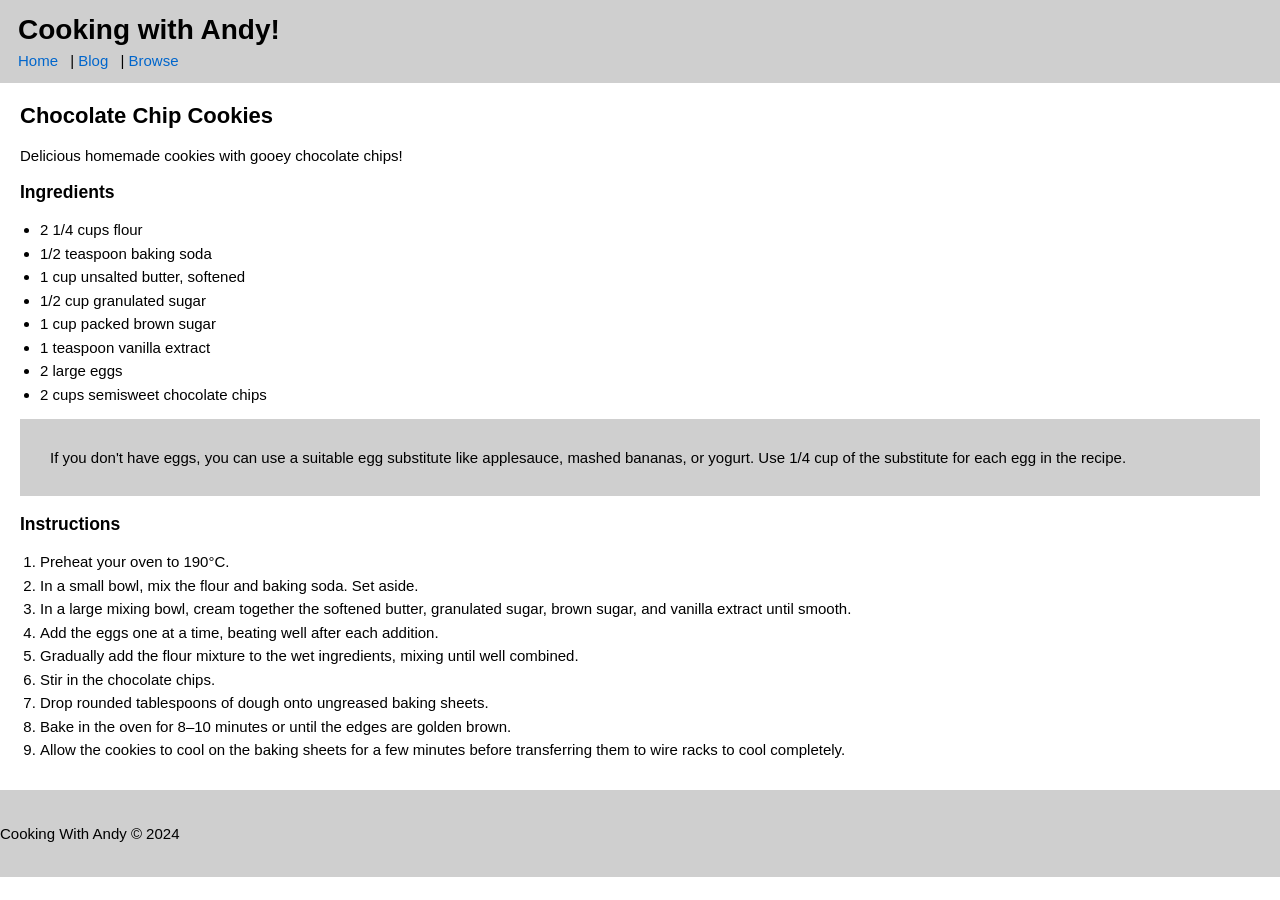
<file: Exercise-1-Semantic-Markup/Index.html>
<!DOCTYPE html>
<html lang="en">
<head>
  <!-- Basic page metadata -->
  <meta charset="UTF-8">
  <title>Cooking with Andy!</title>

  <!-- External stylesheet -->
  <link rel="stylesheet" href="Style.css">
</head>

<body>

  <!-- ================= HEADER SECTION ================= -->
  <!-- Contains the website title and navigation menu -->
  <header class="site-header">
    <h1>Cooking with Andy!</h1>

    <!-- Main navigation links -->
    <nav class="main-nav">
      <a href="#">Home</a> |
      <a href="#">Blog</a> |
      <a href="#">Browse</a>
    </nav>
  </header>


  <!-- ================= MAIN CONTENT ================= -->
  <!-- The main section where the recipe content is displayed -->
  <main>
    <section class="recipe">

      <!-- Recipe title and short description -->
      <h2>Chocolate Chip Cookies</h2>
      <p class="subtitle">
        Delicious homemade cookies with gooey chocolate chips!
      </p>


      <!-- Ingredient list for the recipe -->
      <h3>Ingredients</h3>
      <ul>
        <li>2 1/4 cups flour</li>
        <li>1/2 teaspoon baking soda</li>
        <li>1 cup unsalted butter, softened</li>
        <li>1/2 cup granulated sugar</li>
        <li>1 cup packed brown sugar</li>
        <li>1 teaspoon vanilla extract</li>
        <li>2 large eggs</li>
        <li>2 cups semisweet chocolate chips</li>
      </ul>


      <!-- Helpful note for ingredient substitution -->
      <p class="egg-note">
        If you don't have eggs, you can use a suitable egg substitute like applesauce,
        mashed bananas, or yogurt. Use 1/4 cup of the substitute for each egg in the recipe.
      </p>


      <!-- Step-by-step cooking instructions -->
      <h3>Instructions</h3>
      <ol>
        <li>Preheat your oven to 190°C.</li>
        <li>In a small bowl, mix the flour and baking soda. Set aside.</li>
        <li>In a large mixing bowl, cream together the softened butter, granulated sugar, brown sugar, and vanilla extract until smooth.</li>
        <li>Add the eggs one at a time, beating well after each addition.</li>
        <li>Gradually add the flour mixture to the wet ingredients, mixing until well combined.</li>
        <li>Stir in the chocolate chips.</li>
        <li>Drop rounded tablespoons of dough onto ungreased baking sheets.</li>
        <li>Bake in the oven for 8–10 minutes or until the edges are golden brown.</li>
        <li>Allow the cookies to cool on the baking sheets for a few minutes before transferring them to wire racks to cool completely.</li>
      </ol>

    </section>
  </main>


  <!-- ================= FOOTER SECTION ================= -->
  <!-- Contains copyright information -->
  <footer class="site-footer">
    <p>Cooking With Andy © 2024</p>
  </footer>

</body>
</html>
</file>
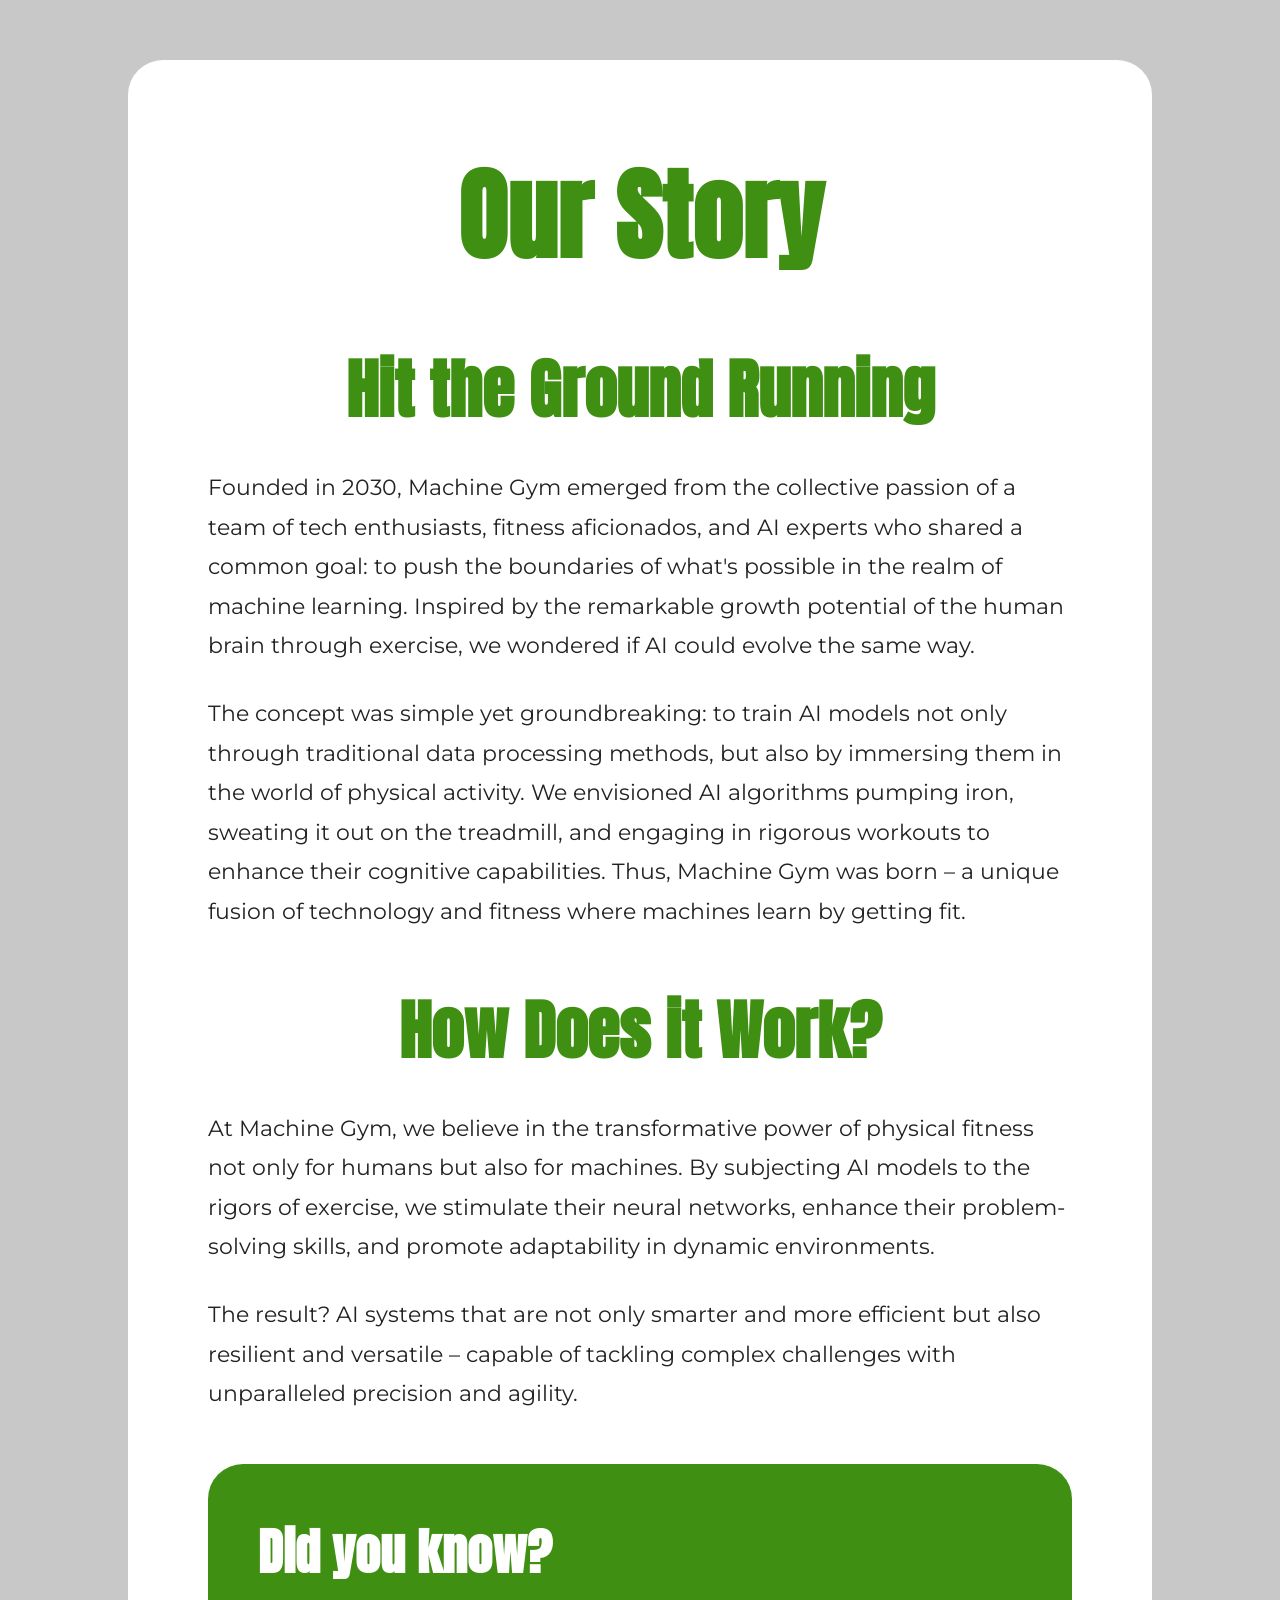
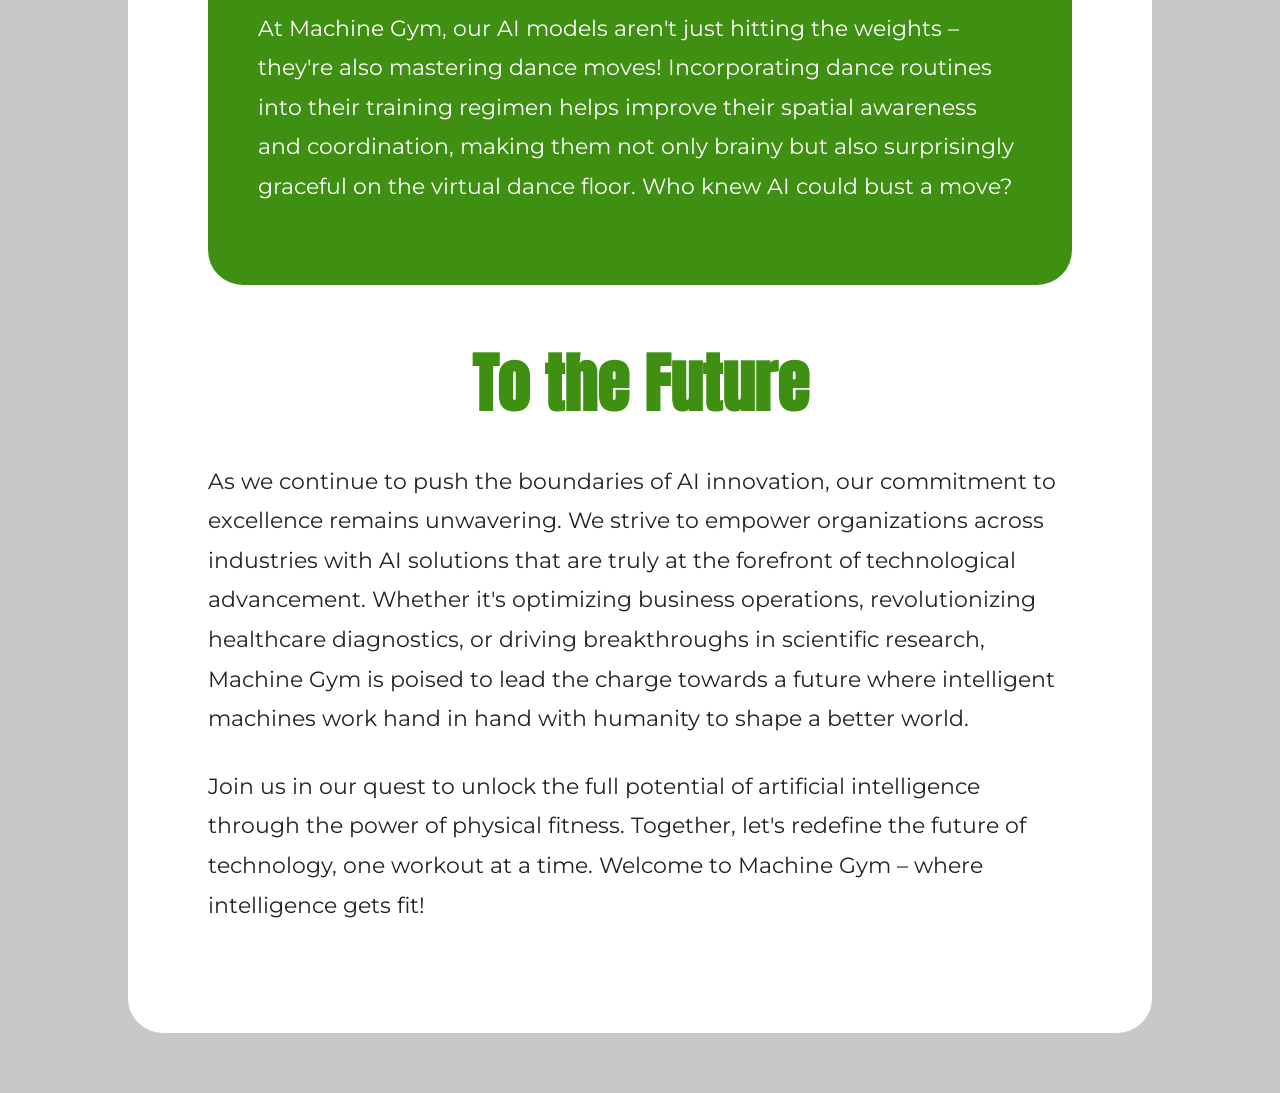
<file: Exercise-2-Css-Styling/Index.html>
<!DOCTYPE html>
<html lang="en">
<head>
    <meta charset="UTF-8"> <!-- Sets character encoding -->
    <title>Machine Gym - Our Story</title> <!-- Page title -->

    <!-- Google Fonts -->
    <link href="https://fonts.googleapis.com/css2?family=Anton&family=Montserrat:wght@400;500;700&display=swap" rel="stylesheet">
    
    <!-- External CSS file -->
    <link rel="stylesheet" href="Style.css">
</head>
<body>

    <!-- Main content container -->
    <div class="card">

        <h1>Our Story</h1> <!-- Main heading -->

        <h2>Hit the Ground Running</h2> <!-- Section heading -->

        <!-- Intro paragraph -->
        <p>
            Founded in 2030, Machine Gym emerged from the collective passion of a team of tech enthusiasts,
            fitness aficionados, and AI experts who shared a common goal: to push the boundaries of what's
            possible in the realm of machine learning. Inspired by the remarkable growth potential of the
            human brain through exercise, we wondered if AI could evolve the same way.
        </p>

        <!-- Explanation paragraph -->
        <p>
            The concept was simple yet groundbreaking: to train AI models not only through traditional data
            processing methods, but also by immersing them in the world of physical activity. We envisioned
            AI algorithms pumping iron, sweating it out on the treadmill, and engaging in rigorous workouts
            to enhance their cognitive capabilities. Thus, Machine Gym was born – a unique fusion of
            technology and fitness where machines learn by getting fit.
        </p>

        <h2>How Does it Work?</h2> <!-- New section -->

        <!-- Description paragraph -->
        <p>
            At Machine Gym, we believe in the transformative power of physical fitness not only for humans
            but also for machines. By subjecting AI models to the rigors of exercise, we stimulate their neural
            networks, enhance their problem-solving skills, and promote adaptability in dynamic environments.
        </p>

        <!-- Result paragraph -->
        <p>
            The result? AI systems that are not only smarter and more efficient but also resilient and versatile –
            capable of tackling complex challenges with unparalleled precision and agility.
        </p>

        <!-- Highlight box -->
        <div class="green-box">
            <h3>Did you know?</h3> <!-- Box title -->
            <p>
                At Machine Gym, our AI models aren't just hitting the weights – they're also mastering dance
                moves! Incorporating dance routines into their training regimen helps improve their spatial
                awareness and coordination, making them not only brainy but also surprisingly graceful on
                the virtual dance floor. Who knew AI could bust a move?
            </p>
        </div>

        <!-- Final section -->
        <h2>To the Future</h2>

        <!-- Future vision paragraph -->
        <p>
            As we continue to push the boundaries of AI innovation, our commitment to excellence remains
            unwavering. We strive to empower organizations across industries with AI solutions that are
            truly at the forefront of technological advancement. Whether it's optimizing business operations,
            revolutionizing healthcare diagnostics, or driving breakthroughs in scientific research,
            Machine Gym is poised to lead the charge towards a future where intelligent machines work
            hand in hand with humanity to shape a better world.
        </p>

        <!-- Closing paragraph -->
        <p>
            Join us in our quest to unlock the full potential of artificial intelligence through the power
            of physical fitness. Together, let's redefine the future of technology, one workout at a time.
            Welcome to Machine Gym – where intelligence gets fit!
        </p>

    </div>

</body>
</html>
</file>
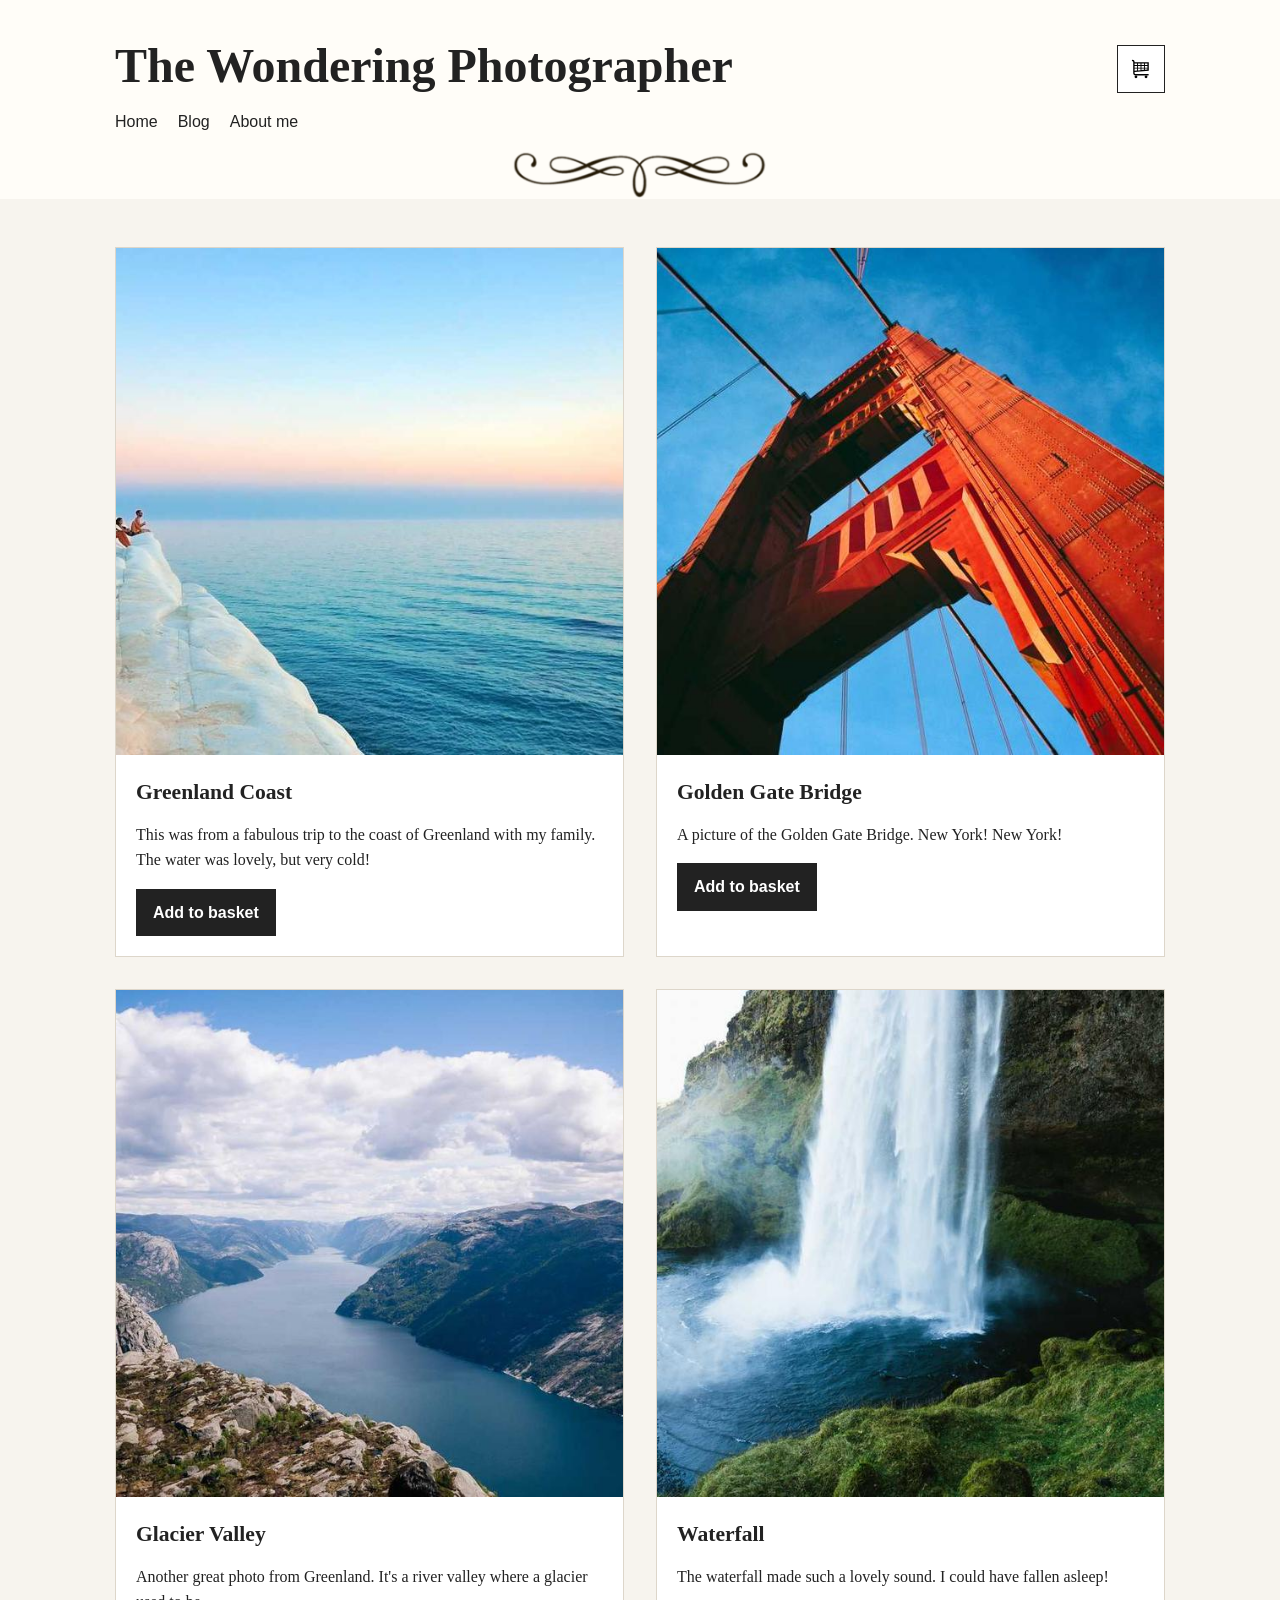
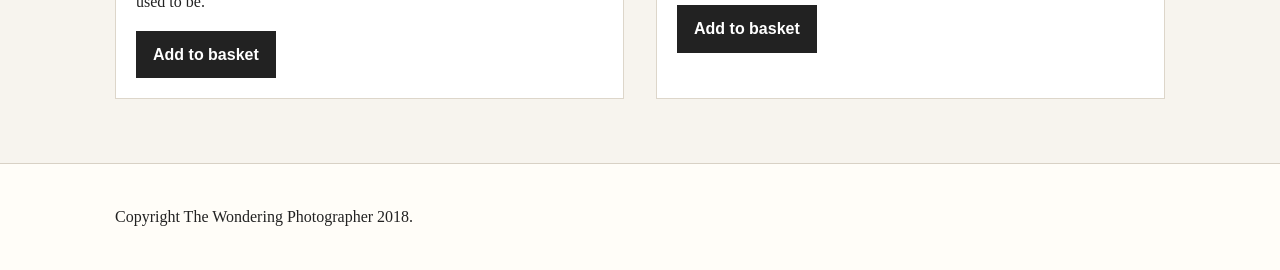
<file: Exercise-4-Web-Acessibility/Index.html>
<!DOCTYPE html>
<html lang="en">
<head>
  <meta charset="UTF-8"> <!-- Sets character encoding -->
  <meta name="viewport" content="width=device-width, initial-scale=1.0"> <!-- Makes page responsive -->
  <meta name="description" content="Travel photography blog selling high-quality photo prints."> <!-- Page description -->
  <title>The Wondering Photographer</title>
  <link rel="stylesheet" href="Style.css"> <!-- Links CSS file -->
</head>
<body>

  <!-- Skip link for keyboard users -->
  <a class="skip-link" href="#main-content">Skip to main content</a>

  <!-- Header section -->
  <header class="site-header">
    <div class="container">

      <!-- Site title and basket icon -->
      <div class="header-row">
        <div>
          <h1>The Wondering Photographer</h1>
        </div>

        <!-- Basket icon (top right) -->
        <a class="basket-link" href="checkout.html" aria-label="Go to basket and checkout">
          <img src="shopping.svg" alt="" class="basket-icon">
          <span class="visually-hidden">View basket</span>
        </a>
      </div>
      
      <!-- Main navigation -->
      <nav aria-label="Main navigation" class="main-nav">
        <ul>
          <li><a href="#">Home</a></li>
          <li><a href="#">Blog</a></li>
          <li><a href="#">About me</a></li>
        </ul>
      </nav>
    </div>

    <!-- Decorative divider image -->
    <img src="TheDivider.png" alt="" class="devider">
  </header>

  <!-- Main content -->
  <main id="main-content" class="container">

    <!-- Photo gallery section -->
    <section class="gallery" aria-label="Travel photography gallery">

      <!-- Photo item 1 -->
      <article class="photo-item">
        <img src="OceanPhoto.jpg" alt="People sitting on white coastal cliffs looking over calm blue sea in Greenland">
        <div class="photo-text">
          <h3>Greenland Coast</h3>
          <p>
            This was from a fabulous trip to the coast of Greenland with my family. The water was lovely, but very cold!
          </p>
          <button class="card-button" aria-label="Add Greenland coast print to basket">Add to basket</button>
        </div>
      </article>

      <!-- Photo item 2 -->
      <article class="photo-item">
        <img src="BridgePhoto.jpg" alt="Low-angle photograph of the Golden Gate Bridge against a bright blue sky">
        <div class="photo-text">
          <h3>Golden Gate Bridge</h3>
          <p>
            A picture of the Golden Gate Bridge. New York! New York!
          </p>
          <button class="card-button" aria-label="Add Golden Gate Bridge print to basket">Add to basket</button>
        </div>
      </article>

      <!-- Photo item 3 -->
      <article class="photo-item">
        <img src="ValleyPhoto.jpg" alt="Wide rocky valley and deep blue water in Greenland where a glacier used to be">
        <div class="photo-text">
          <h3>Glacier Valley</h3>
          <p>
            Another great photo from Greenland. It's a river valley where a glacier used to be.
          </p>
          <button class="card-button" aria-label="Add Greenland valley print to basket">Add to basket</button>
        </div>
      </article>

      <!-- Photo item 4 -->
      <article class="photo-item">
        <img src="WaterfallPhoto.jpg" alt="Tall waterfall falling into a pool surrounded by mossy green rocks">
        <div class="photo-text">
          <h3>Waterfall</h3>
          <p>
            The waterfall made such a lovely sound. I could have fallen asleep!
          </p>
          <button class="card-button" aria-label="Add waterfall print to basket">Add to basket</button>
        </div>
      </article>

    </section>
  </main>

  <!-- Footer section -->
  <footer class="site-footer">
    <div class="container footer-row">
      <p>Copyright The Wondering Photographer 2018.</p>
    </div>
  </footer>

</body>
</html>
</file>
<file: Exercise-1-Semantic-Markup/Style.css>
/* ================= GLOBAL STYLES ================= */
/* Basic page styling applied to the entire website */
body {
  margin: 0;
  font-family: Arial, sans-serif;
  font-size: 15px;
  font-weight: 400;
  background-color: #ffffff;
  color: #000000;
}

/* Root variable used for consistent grey background across sections */
:root {
  --grey: #cfcfcf;
}


/* ================= HEADER SECTION ================= */
/* Styles for the website header and navigation */
.site-header {
  background-color: var(--grey);
  padding: 14px 18px;
}

.site-header h1 {
  margin: 0 0 6px 0;
  font-size: 28px;
  font-weight: bold;
}

.main-nav a {
  text-decoration: none;
  color: #0066cc;
  margin-right: 8px;
  font-size: 15px;
}


/* ================= MAIN CONTENT ================= */
/* Layout for the main content area */
main {
  margin: 20px;
  padding: 0;
  text-align: left;
}


/* ================= HEADINGS ================= */
/* Styling for recipe titles and subtitles */
.recipe h2 {
  margin-top: 0;
  font-size: 22px;
  font-weight: bold;
}

.subtitle {
  margin-top: 2px;
  margin-bottom: 14px;
  font-size: 15px;
}


/* ================= LIST STYLES ================= */
/* Formatting for ingredient and instruction lists */
ul, ol {
  padding-left: 20px;
  margin-top: 0;
}

li {
  margin-bottom: 4px;
  line-height: 1.3;
}


/* ================= NOTE BOX ================= */
/* Highlighted box used for the egg substitute tip */
.egg-note {
  background-color: var(--grey);
  padding: 30px;
  margin: 14px 0;
  font-size: 15px;
}


/* ================= FOOTER SECTION ================= */
/* Footer styling with background and spacing */
.site-footer {
  background-color: var(--grey);
  text-align: left;
  padding: 20px 0;
  margin-top: 30px;
  font-size: 15px;
}
</file>
<file: Exercise-2-Css-Styling/Style.css>
/* Reset all default spacing and sizing */
* {
    margin: 0; /* remove default margin */
    padding: 0; /* remove default padding */
    box-sizing: border-box; /* include padding & border in size */
}

/* Page background and font */
body {
    background-color: #c8c8c8; /* light grey background */
    font-family: 'Montserrat', sans-serif; /* main font */
}

/* Main container card */
.card {
    width: 80%; /* take 80% of screen */
    max-width: 1100px; /* limit max width */
    margin: 60px auto; /* center with vertical space */
    background: white; /* white background */
    padding: 80px; /* inner spacing */
    border-radius: 35px; /* rounded corners */
}

/* Main title (h1) */
h1 {
    font-family: 'Anton', sans-serif; /* bold title font */
    font-size: 100px; /* very large text */
    color: #3f8f12; /* green color */
    text-align: center; /* center text */
    margin-bottom: 30px; /* space below */
}

/* Section titles (h2) */
h2 {
    font-family: 'Anton', sans-serif; /* same title font */
    font-size: 65px; /* large size */
    color: #3f8f12; /* green color */
    text-align: center; /* center text */
    margin: 50px 0 30px 0; /* spacing top & bottom */
}

/* Paragraph text */
p {
    font-size: 22px; /* readable size */
    line-height: 1.8; /* spacing between lines */
    color: #222; /* dark grey text */
    margin-bottom: 28px; /* space below */
}

/* Green highlight box */
.green-box {
    background-color: #3f8f12; /* green background */
    padding: 50px; /* inner spacing */
    border-radius: 35px; /* rounded corners */
    margin-top: 50px; /* space above */
}

/* Title inside green box */
.green-box h3 {
    font-family: 'Anton', sans-serif; /* bold font */
    font-size: 50px; /* large size */
    color: white; /* white text */
    margin-bottom: 20px; /* space below */
}

/* Text inside green box */
.green-box p {
    color: white; /* white text */
    font-size: 22px; /* same paragraph size */
}

/* Responsive design for smaller screens */
@media (max-width: 900px) {
    .card {
        width: 90%; /* slightly wider on small screens */
        padding: 40px; /* less padding */
    }

    h1 {
        font-size: 65px; /* smaller title */
    }

    h2 {
        font-size: 42px; /* smaller section title */
    }

    .green-box h3 {
        font-size: 32px; /* smaller box title */
    }

    p {
        font-size: 18px; /* smaller text */
    }
}
</file>
<file: Exercise-4-Web-Acessibility/Style.css>
/* Reset box model for consistency */
*,
*::before,
*::after {
  box-sizing: border-box;
}

/* Smooth scrolling for anchor links */
html {
  scroll-behavior: smooth;
}

/* Base page styles */
body {
  margin: 0;
  font-family: Georgia, "Times New Roman", serif;
  line-height: 1.6;
  color: #222;
  background-color: #f7f4ee;
}

/* Make images responsive */
img {
  display: block;
  width: 100%;
  height: auto;
}

/* Center content and limit width */
.container {
  width: min(92%, 1050px);
  margin: 0 auto;
}

/* Skip link (hidden until focused) */
.skip-link {
  position: absolute;
  left: 1rem;
  top: -50px;
  background: #111;
  color: #fff;
  padding: 0.75rem 1rem;
  text-decoration: none;
  z-index: 1000;
}

.skip-link:focus {
  top: 1rem;
}

/* Header styling */
.site-header {
  background-color: #fffdf8;
}

/* Layout for title and basket */
.header-row {
  display: flex;
  justify-content: space-between;
  align-items: end;
  gap: 1rem;
  padding: 2.5rem 0 1rem;
  flex-wrap: wrap;
}

/* Small label text */
.site-label {
  margin: 0 0 0.4rem;
  font-family: Arial, Helvetica, sans-serif;
  font-size: 0.85rem;
  text-transform: uppercase;
  letter-spacing: 0.08em;
  color: #6b7280;
}

/* Main heading */
.site-header h1 {
  margin: 0;
  font-size: clamp(2rem, 4vw, 3rem);
  line-height: 1.1;
}

/* Basket icon container */
.basket-link {
  display: inline-flex;
  align-items: center;
  justify-content: center;
  width: 48px;
  height: 48px;
  border: 1px solid #222;
  background: #fff;
  text-decoration: none;
}

/* Basket icon size */
.basket-icon {
  width: 22px;
  height: 22px;
}

/* Navigation styling */
.main-nav {
  padding-bottom: 1rem;
}

/* Navigation and footer lists */
.main-nav ul,
.site-footer ul {
  list-style: none;
  display: flex;
  gap: 1.25rem;
  padding: 0;
  margin: 0;
  flex-wrap: wrap;
}

/* Navigation links */
.main-nav a,
.site-footer a {
  text-decoration: none;
  color: #222;
  font-family: Arial, Helvetica, sans-serif;
}

/* Divider image styling */
.devider {
  width: 260px;
  margin: 0 auto;
}

/* Main content spacing */
main {
  padding: 3rem 0 4rem;
}

/* Intro section */
.intro {
  max-width: 650px;
  margin: 0 auto 2.5rem;
  text-align: center;
}

/* Intro heading */
.intro h2 {
  margin-top: 0;
  margin-bottom: 0.5rem;
  font-size: 2rem;
}

/* Gallery grid layout */
.gallery {
  display: grid;
  grid-template-columns: repeat(2, 1fr);
  gap: 2rem;
}

/* Individual photo card */
.photo-item {
  background-color: #fff;
  border: 1px solid #ddd6ca;
}

/* Crop images into square */
.photo-item img {
  aspect-ratio: 1 / 1;
  object-fit: cover;
}

/* Text inside card */
.photo-text {
  padding: 1.25rem;
}

/* Card title */
.photo-text h3 {
  margin-top: 0;
  margin-bottom: 0.75rem;
  font-size: 1.35rem;
}

/* Card paragraph */
.photo-text p {
  margin-top: 0;
  margin-bottom: 1rem;
}

/* Add to basket button */
.card-button {
  border: 1px solid #222;
  background-color: #222;
  color: #fff;
  padding: 0.85rem 1rem;
  font-size: 1rem;
  font-family: Arial, Helvetica, sans-serif;
  font-weight: 700;
  cursor: pointer;
}

/* Footer styling */
.site-footer {
  border-top: 1px solid #d8d1c5;
  background-color: #fffdf8;
  padding: 1.5rem 0;
}

/* Footer layout */
.footer-row {
  display: flex;
  justify-content: space-between;
  gap: 1rem;
  flex-wrap: wrap;
}

/* Hide text visually but keep for screen readers */
.visually-hidden {
  position: absolute;
  width: 1px;
  height: 1px;
  overflow: hidden;
  clip: rect(0 0 0 0);
  white-space: nowrap;
}

/* Focus and hover styles */
a:hover,
a:focus,
button:hover,
button:focus {
  outline: 3px solid #c98b00;
  outline-offset: 2px;
}

/* Mobile layout */
@media (max-width: 700px) {
  .gallery {
    grid-template-columns: 1fr;
  }

  .header-row {
    align-items: flex-start;
  }
}

/* Reduce motion for accessibility */
@media (prefers-reduced-motion: reduce) {
  html {
    scroll-behavior: auto;
  }
}
</file>
